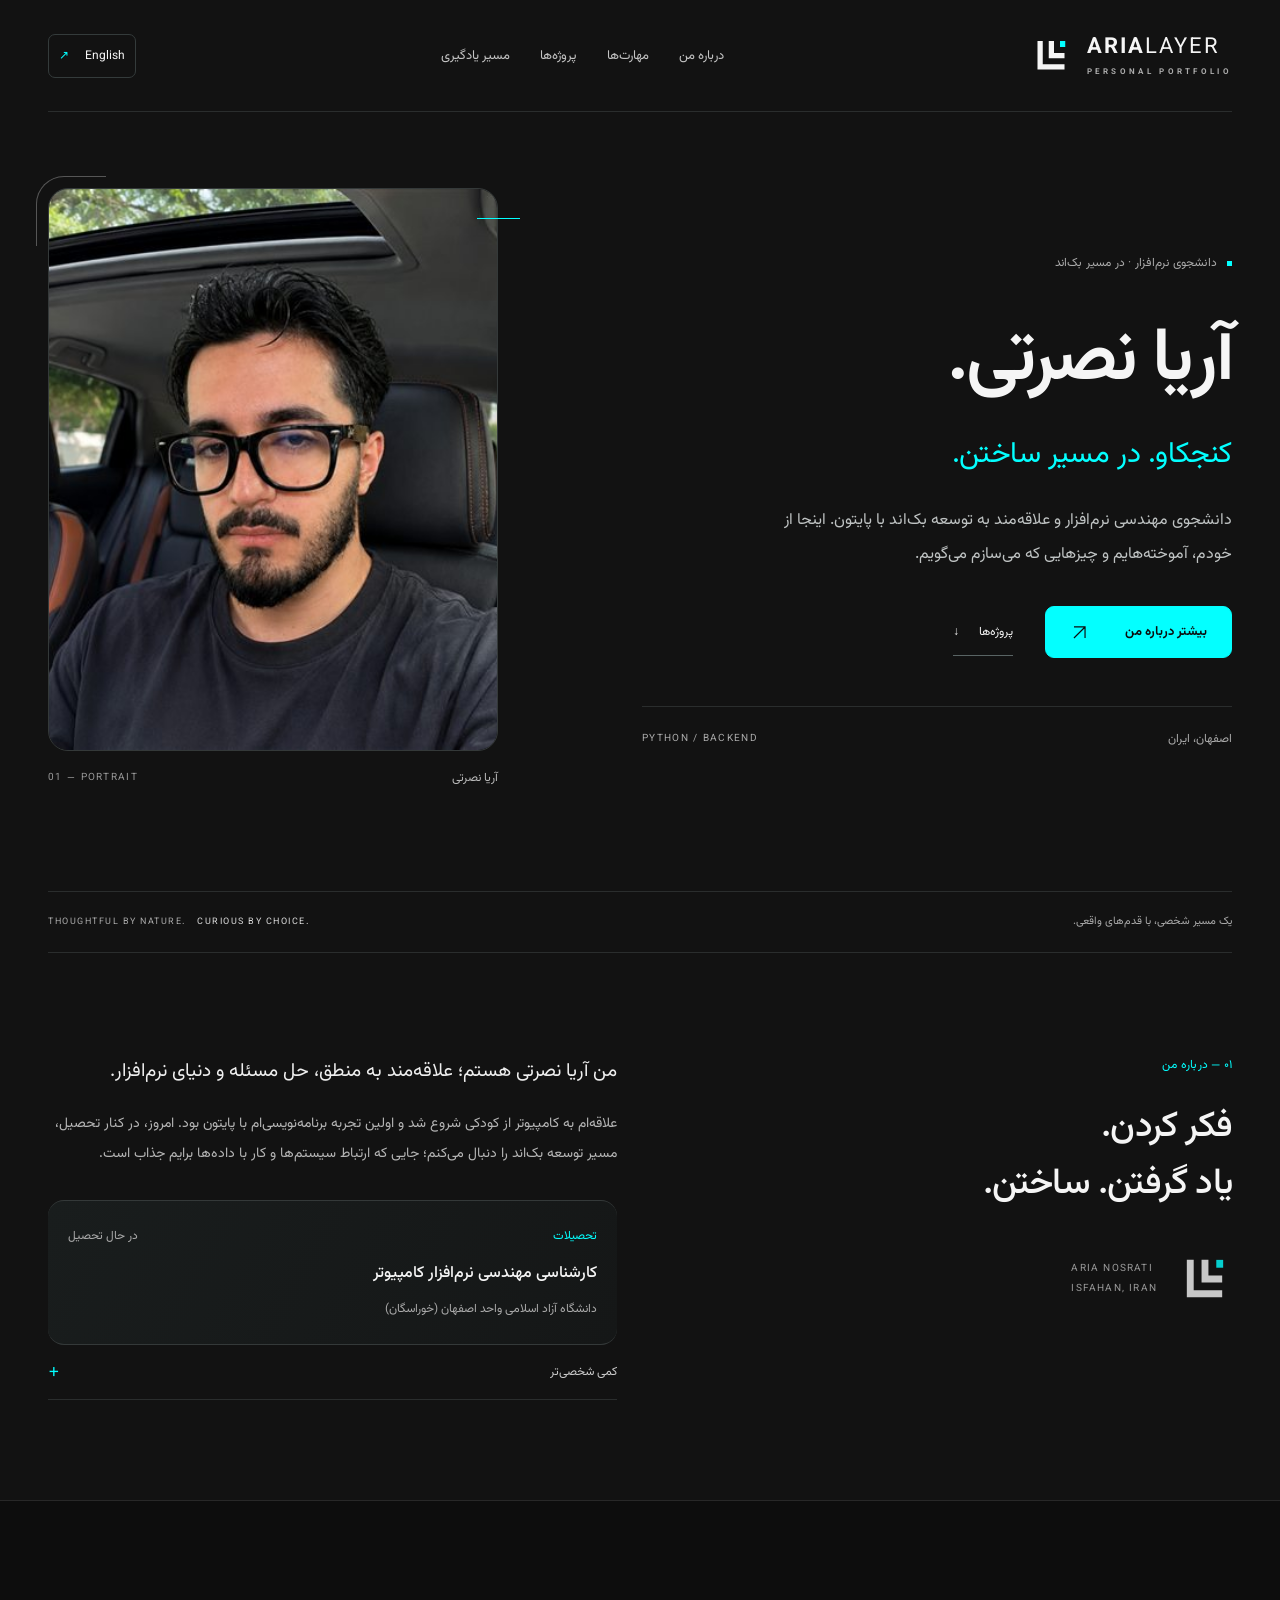
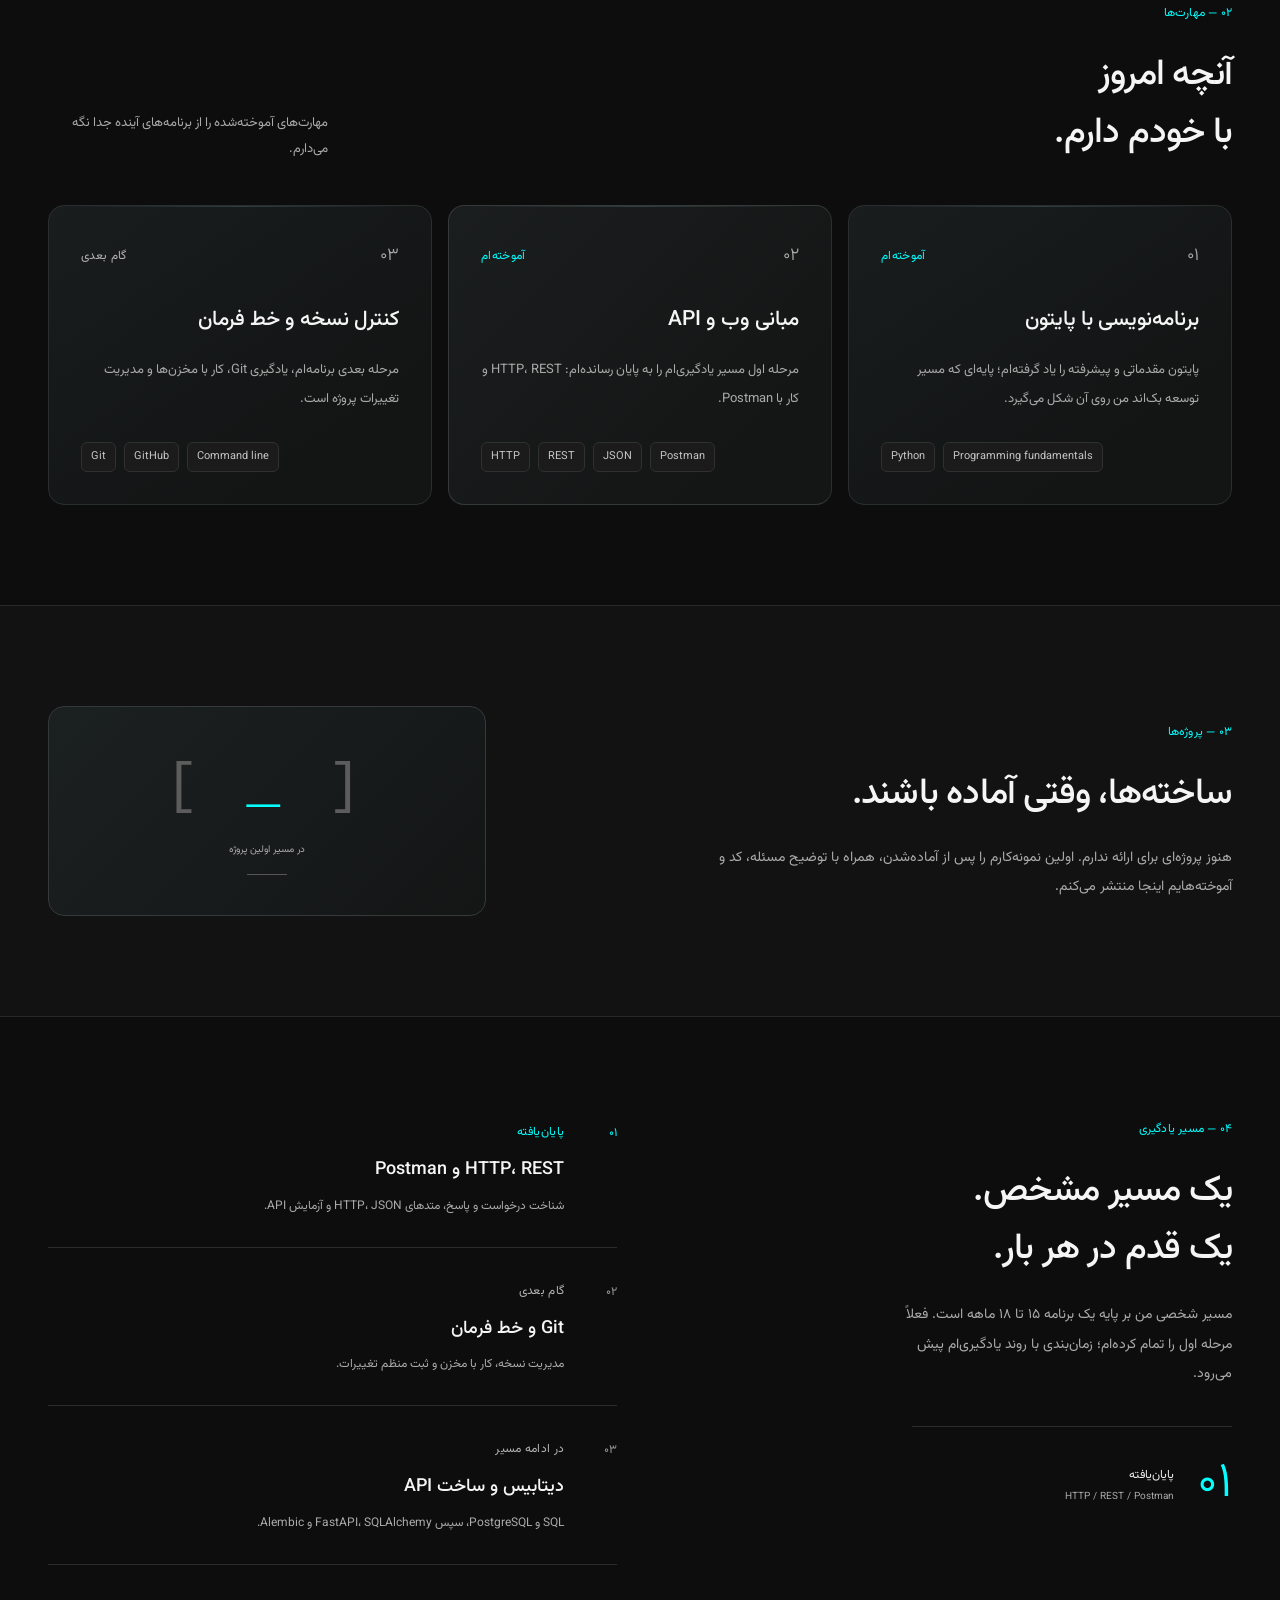
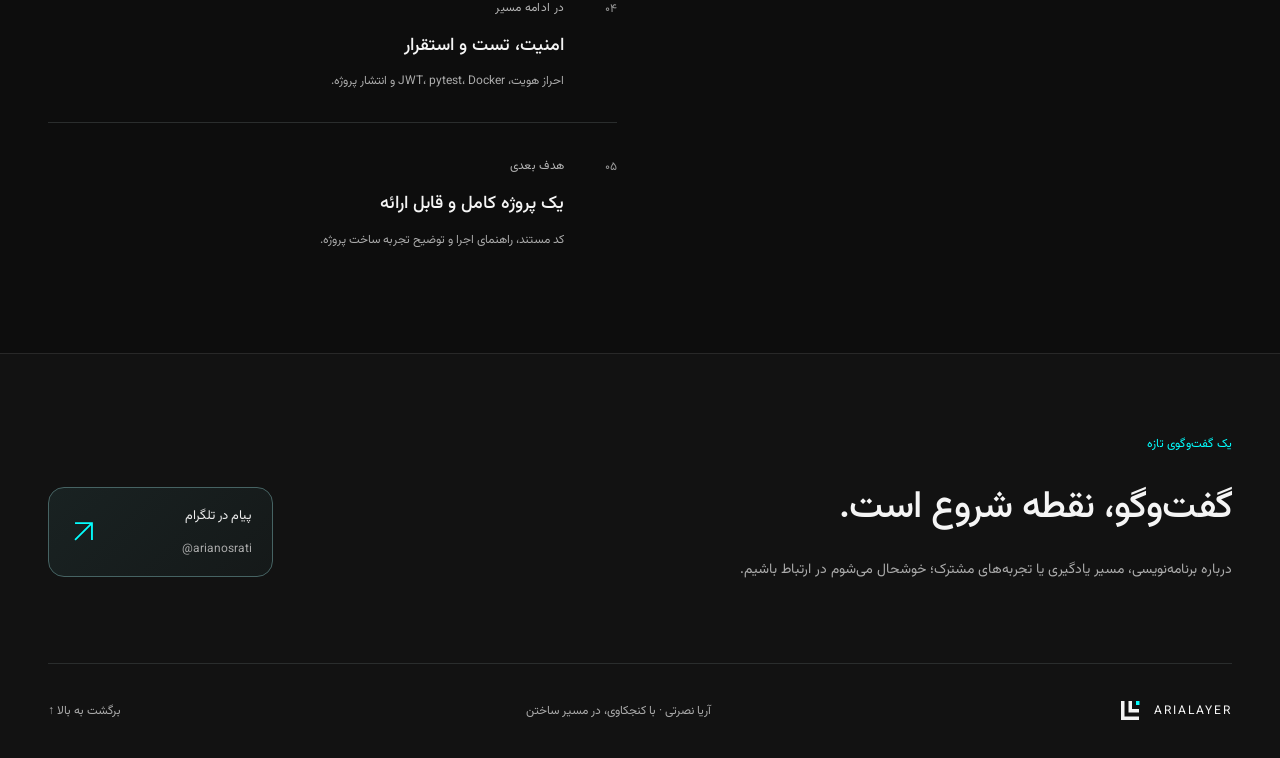
<file: index.html>
<!doctype html>
<html lang="fa" dir="rtl">
<head><meta charset="utf-8"><meta name="viewport" content="width=device-width,initial-scale=1"><meta name="theme-color" content="#121212"><meta name="color-scheme" content="dark"><title>آریا نصرتی | پایتون و مسیر بک‌اند — آریا لایر</title><meta name="description" content="وب‌سایت شخصی آریا نصرتی (Aria Nosrati)، دانشجوی مهندسی نرم‌افزار؛ معرفی، مهارت‌های پایتون و مسیر یادگیری برنامه‌نویسی وب بک‌اند در آریا لایر (AriaLayer)."><link rel="canonical" href="https://arialayer.ir/"><link rel="alternate" hreflang="fa" href="https://arialayer.ir/"><link rel="alternate" hreflang="en" href="https://arialayer.ir/en/"><link rel="alternate" hreflang="x-default" href="https://arialayer.ir/"><meta property="og:type" content="website"><meta property="og:title" content="آریا نصرتی | پایتون و مسیر بک‌اند — آریا لایر"><meta property="og:description" content="وب‌سایت شخصی آریا نصرتی (Aria Nosrati)، دانشجوی مهندسی نرم‌افزار؛ معرفی، مهارت‌های پایتون و مسیر یادگیری برنامه‌نویسی وب بک‌اند در آریا لایر (AriaLayer)."><meta property="og:url" content="https://arialayer.ir/"><meta property="og:locale" content="fa_IR"><meta property="og:image" content="https://arialayer.ir/assets/aria-933.jpg"><meta property="og:image:alt" content="تصویر آریا نصرتی"><meta name="twitter:card" content="summary"><link rel="icon" href="favicon.ico" sizes="16x16 32x32 48x48 64x64 128x128 256x256"><link rel="icon" href="assets/favicon.svg" type="image/svg+xml" sizes="any"><link rel="apple-touch-icon" href="assets/apple-touch-icon.png" sizes="180x180"><link rel="manifest" href="site.webmanifest"><link rel="preload" href="assets/vazirmatn-variable.woff2" as="font" type="font/woff2" crossorigin><link rel="stylesheet" href="styles.css"><meta name="author" content="Aria Nosrati"><meta name="robots" content="index, follow, max-image-preview:large"><meta property="og:site_name" content="AriaLayer"><meta property="og:locale:alternate" content="en_US"><meta property="og:image:width" content="933"><meta property="og:image:height" content="938"><meta name="twitter:title" content="آریا نصرتی | پایتون و مسیر بک‌اند — آریا لایر"><meta name="twitter:description" content="وب‌سایت شخصی آریا نصرتی (Aria Nosrati)، دانشجوی مهندسی نرم‌افزار؛ معرفی، مهارت‌های پایتون و مسیر یادگیری برنامه‌نویسی وب بک‌اند در آریا لایر (AriaLayer)."><meta name="twitter:image" content="https://arialayer.ir/assets/aria-933.jpg"><script type="application/ld+json">{"@context":"https://schema.org","@graph":[{"@type":"WebSite","@id":"https://arialayer.ir/#website","url":"https://arialayer.ir/","name":"AriaLayer","alternateName":["Aria Layer","آریا لایر"],"inLanguage":["fa","en"],"publisher":{"@id":"https://arialayer.ir/#aria"}},{"@type":"Person","@id":"https://arialayer.ir/#aria","name":"Aria Nosrati","alternateName":"آریا نصرتی","url":"https://arialayer.ir/","image":"https://arialayer.ir/assets/aria-933.jpg","description":"دانشجوی مهندسی نرم‌افزار و علاقه‌مند به توسعه بک‌اند با پایتون.","knowsAbout":["Python","HTTP","REST","JSON","Postman"]},{"@type":"ProfilePage","@id":"https://arialayer.ir/#profile","url":"https://arialayer.ir/","name":"آریا نصرتی | پایتون و مسیر بک‌اند — آریا لایر","description":"وب‌سایت شخصی آریا نصرتی (Aria Nosrati)، دانشجوی مهندسی نرم‌افزار؛ معرفی، مهارت‌های پایتون و مسیر یادگیری برنامه‌نویسی وب بک‌اند در آریا لایر (AriaLayer).","inLanguage":"fa","isPartOf":{"@id":"https://arialayer.ir/#website"},"mainEntity":{"@id":"https://arialayer.ir/#aria"},"dateModified":"2026-10-29T12:37:22.084Z"}]}</script><script src="assets/motion.js" integrity="sha384-KWTgyIYt0Jeo+88ygZuJWFWMXXLvyaslFtz10TpBYTwv417WLXRS2rwpBJgtgkDD" crossorigin="anonymous" defer></script><meta name="twitter:image:alt" content="تصویر آریا نصرتی"></head>
<body><a class="skip" href="#main">رفتن به محتوای اصلی</a>
<header class="header wrap"><a class="brand" href="#home" aria-label="AriaLayer"><img src="assets/arialayer-mark.svg" width="42" height="42" alt=""><span>ARIA<span class="brand-light">LAYER</span><small>PERSONAL PORTFOLIO</small></span></a><nav aria-label="منوی اصلی"><a href="#about">درباره من</a><a href="#skills">مهارت‌ها</a><a href="#projects">پروژه‌ها</a><a href="#journey">مسیر یادگیری</a></nav><a class="language" href="en/index.html" lang="en" hreflang="en">English<span aria-hidden="true">↗</span></a></header>
<main id="main"><section class="hero wrap" id="home" aria-labelledby="hero-title"><div class="hero-copy"><div class="eyebrow"><span class="dot"></span>دانشجوی نرم‌افزار · در مسیر بک‌اند</div><h1 id="hero-title">آریا نصرتی.<span>کنجکاو. در مسیر ساختن.</span></h1><p class="intro">دانشجوی مهندسی نرم‌افزار و علاقه‌مند به توسعه بک‌اند با پایتون. اینجا از خودم، آموخته‌هایم و چیزهایی که می‌سازم می‌گویم.</p><div class="actions"><a class="button" href="#about">بیشتر درباره من<svg viewBox="0 0 24 24" width="19" height="19" fill="none" aria-hidden="true"><path d="M5 19 19 5M5 5h14v14" stroke="currentColor" stroke-width="1.5"/></svg></a><a class="text-link" href="#projects">پروژه‌ها<span aria-hidden="true">↓</span></a></div><div class="hero-foot"><span>اصفهان، ایران</span><span dir="ltr">PYTHON / BACKEND</span></div></div><figure class="portrait"><img src="assets/aria-933.jpg" srcset="assets/aria-480.jpg 480w, assets/aria-933.jpg 933w" sizes="(max-width: 760px) calc(100vw - 48px), (max-width: 1100px) 40vw, 450px" width="933" height="938" alt="تصویر آریا نصرتی" fetchpriority="high" decoding="async"><figcaption><span>آریا نصرتی</span><span dir="ltr">01 — PORTRAIT</span></figcaption><span class="portrait-corner" aria-hidden="true"></span></figure></section>
<div class="index-strip wrap"><span>یک مسیر شخصی، با قدم‌های واقعی.</span><span dir="ltr">THOUGHTFUL BY NATURE. <i>CURIOUS BY CHOICE.</i></span></div>
<section class="section wrap about" id="about" aria-labelledby="about-title"><div class="section-title"><p class="kicker">۰۱ — درباره من</p><h2 id="about-title">فکر کردن.<br>یاد گرفتن. ساختن.</h2><div class="signature" aria-hidden="true"><img src="assets/arialayer-mark.svg" width="55" height="55" alt=""><span dir="ltr">ARIA NOSRATI<br>ISFAHAN, IRAN</span></div></div><div class="about-copy"><p class="lead">من آریا نصرتی هستم؛ علاقه‌مند به منطق، حل مسئله و دنیای نرم‌افزار.</p><p>علاقه‌ام به کامپیوتر از کودکی شروع شد و اولین تجربه برنامه‌نویسی‌ام با پایتون بود. امروز، در کنار تحصیل، مسیر توسعه بک‌اند را دنبال می‌کنم؛ جایی که ارتباط سیستم‌ها و کار با داده‌ها برایم جذاب است.</p><div class="education"><div class="education-top"><span>تحصیلات</span><span>در حال تحصیل</span></div><h3>کارشناسی مهندسی نرم‌افزار کامپیوتر</h3><p>دانشگاه آزاد اسلامی واحد اصفهان (خوراسگان)</p></div><details><summary>کمی شخصی‌تر<span class="plus" aria-hidden="true">+</span></summary><p>در منطقه پادنا بزرگ شدم و اکنون در اصفهان زندگی می‌کنم. بیرون از دنیای کد، فوتبال و سه‌تار از علایق من هستند.</p></details></div></section>
<section class="section skills-section" id="skills" aria-labelledby="skills-title"><div class="wrap"><div class="section-heading"><div><p class="kicker">۰۲ — مهارت‌ها</p><h2 id="skills-title">آنچه امروز<br>با خودم دارم.</h2></div><p>مهارت‌های آموخته‌شده را از برنامه‌های آینده جدا نگه می‌دارم.</p></div><div class="skill-grid"><article class="skill"><div class="card-top"><span class="card-number">۰۱</span><span class="status ">آموخته‌ام</span></div><h3>برنامه‌نویسی با پایتون</h3><p>پایتون مقدماتی و پیشرفته را یاد گرفته‌ام؛ پایه‌ای که مسیر توسعه بک‌اند من روی آن شکل می‌گیرد.</p><ul class="tags"><li dir="ltr">Python</li><li dir="ltr">Programming fundamentals</li></ul></article><article class="skill"><div class="card-top"><span class="card-number">۰۲</span><span class="status ">آموخته‌ام</span></div><h3>مبانی وب و API</h3><p>مرحله اول مسیر یادگیری‌ام را به پایان رسانده‌ام: HTTP، REST و کار با Postman.</p><ul class="tags"><li dir="ltr">HTTP</li><li dir="ltr">REST</li><li dir="ltr">JSON</li><li dir="ltr">Postman</li></ul></article><article class="skill"><div class="card-top"><span class="card-number">۰۳</span><span class="status planned">گام بعدی</span></div><h3>کنترل نسخه و خط فرمان</h3><p>مرحله بعدی برنامه‌ام، یادگیری Git، کار با مخزن‌ها و مدیریت تغییرات پروژه است.</p><ul class="tags"><li dir="ltr">Git</li><li dir="ltr">GitHub</li><li dir="ltr">Command line</li></ul></article></div></div></section>
<section class="section wrap projects" id="projects" aria-labelledby="projects-title"><div><p class="kicker">۰۳ — پروژه‌ها</p><h2 id="projects-title">ساخته‌ها، وقتی آماده باشند.</h2><p>هنوز پروژه‌ای برای ارائه ندارم. اولین نمونه‌کارم را پس از آماده‌شدن، همراه با توضیح مسئله، کد و آموخته‌هایم اینجا منتشر می‌کنم.</p></div><div class="project-note"><span class="project-glyph" aria-hidden="true">[ <i>_</i> ]</span><span>در مسیر اولین پروژه</span><span class="thin-line" aria-hidden="true"></span></div></section>
<section class="section journey-section" id="journey" aria-labelledby="journey-title"><div class="wrap journey"><div><p class="kicker">۰۴ — مسیر یادگیری</p><h2 id="journey-title">یک مسیر مشخص.<br>یک قدم در هر بار.</h2><p>مسیر شخصی من بر پایه یک برنامه ۱۵ تا ۱۸ ماهه است. فعلاً مرحله اول را تمام کرده‌ام؛ زمان‌بندی با روند یادگیری‌ام پیش می‌رود.</p><div class="current-stage"><span class="big-number">۰۱</span><div><strong>پایان‌یافته</strong><span dir="ltr">HTTP / REST / Postman</span></div></div></div><ol class="timeline"><li><span class="step-number">۰۱</span><div><span class="status ">پایان‌یافته</span><h3>HTTP، REST و Postman</h3><p>شناخت درخواست و پاسخ، متدهای HTTP، JSON و آزمایش API.</p></div></li><li><span class="step-number">۰۲</span><div><span class="status planned">گام بعدی</span><h3>Git و خط فرمان</h3><p>مدیریت نسخه، کار با مخزن و ثبت منظم تغییرات.</p></div></li><li><span class="step-number">۰۳</span><div><span class="status planned">در ادامه مسیر</span><h3>دیتابیس و ساخت API</h3><p>SQL و PostgreSQL، سپس FastAPI، SQLAlchemy و Alembic.</p></div></li><li><span class="step-number">۰۴</span><div><span class="status planned">در ادامه مسیر</span><h3>امنیت، تست و استقرار</h3><p>احراز هویت، JWT، pytest، Docker و انتشار پروژه.</p></div></li><li><span class="step-number">۰۵</span><div><span class="status planned">هدف بعدی</span><h3>یک پروژه کامل و قابل ارائه</h3><p>کد مستند، راهنمای اجرا و توضیح تجربه ساخت پروژه.</p></div></li></ol></div></section>
<section class="contact wrap" id="contact" aria-labelledby="contact-title"><p class="kicker">یک گفت‌وگوی تازه</p><div class="contact-row"><div><h2 id="contact-title">گفت‌وگو، نقطه شروع است.</h2><p>درباره برنامه‌نویسی، مسیر یادگیری یا تجربه‌های مشترک؛ خوشحال می‌شوم در ارتباط باشیم.</p></div><a class="contact-link" href="https://t.me/arianosrati" target="_blank" rel="noopener noreferrer"><span>پیام در تلگرام<small dir="ltr">@arianosrati</small></span><svg viewBox="0 0 24 24" width="19" height="19" fill="none" aria-hidden="true"><path d="M5 19 19 5M5 5h14v14" stroke="currentColor" stroke-width="1.5"/></svg></a></div></section></main>
<footer class="wrap"><a class="footer-brand" href="#home" aria-label="AriaLayer"><img src="assets/arialayer-mark.svg" width="28" height="28" alt=""><span dir="ltr">ARIALAYER</span></a><p>آریا نصرتی · با کنجکاوی، در مسیر ساختن</p><a href="#home">برگشت به بالا ↑</a></footer></body></html>
</file>
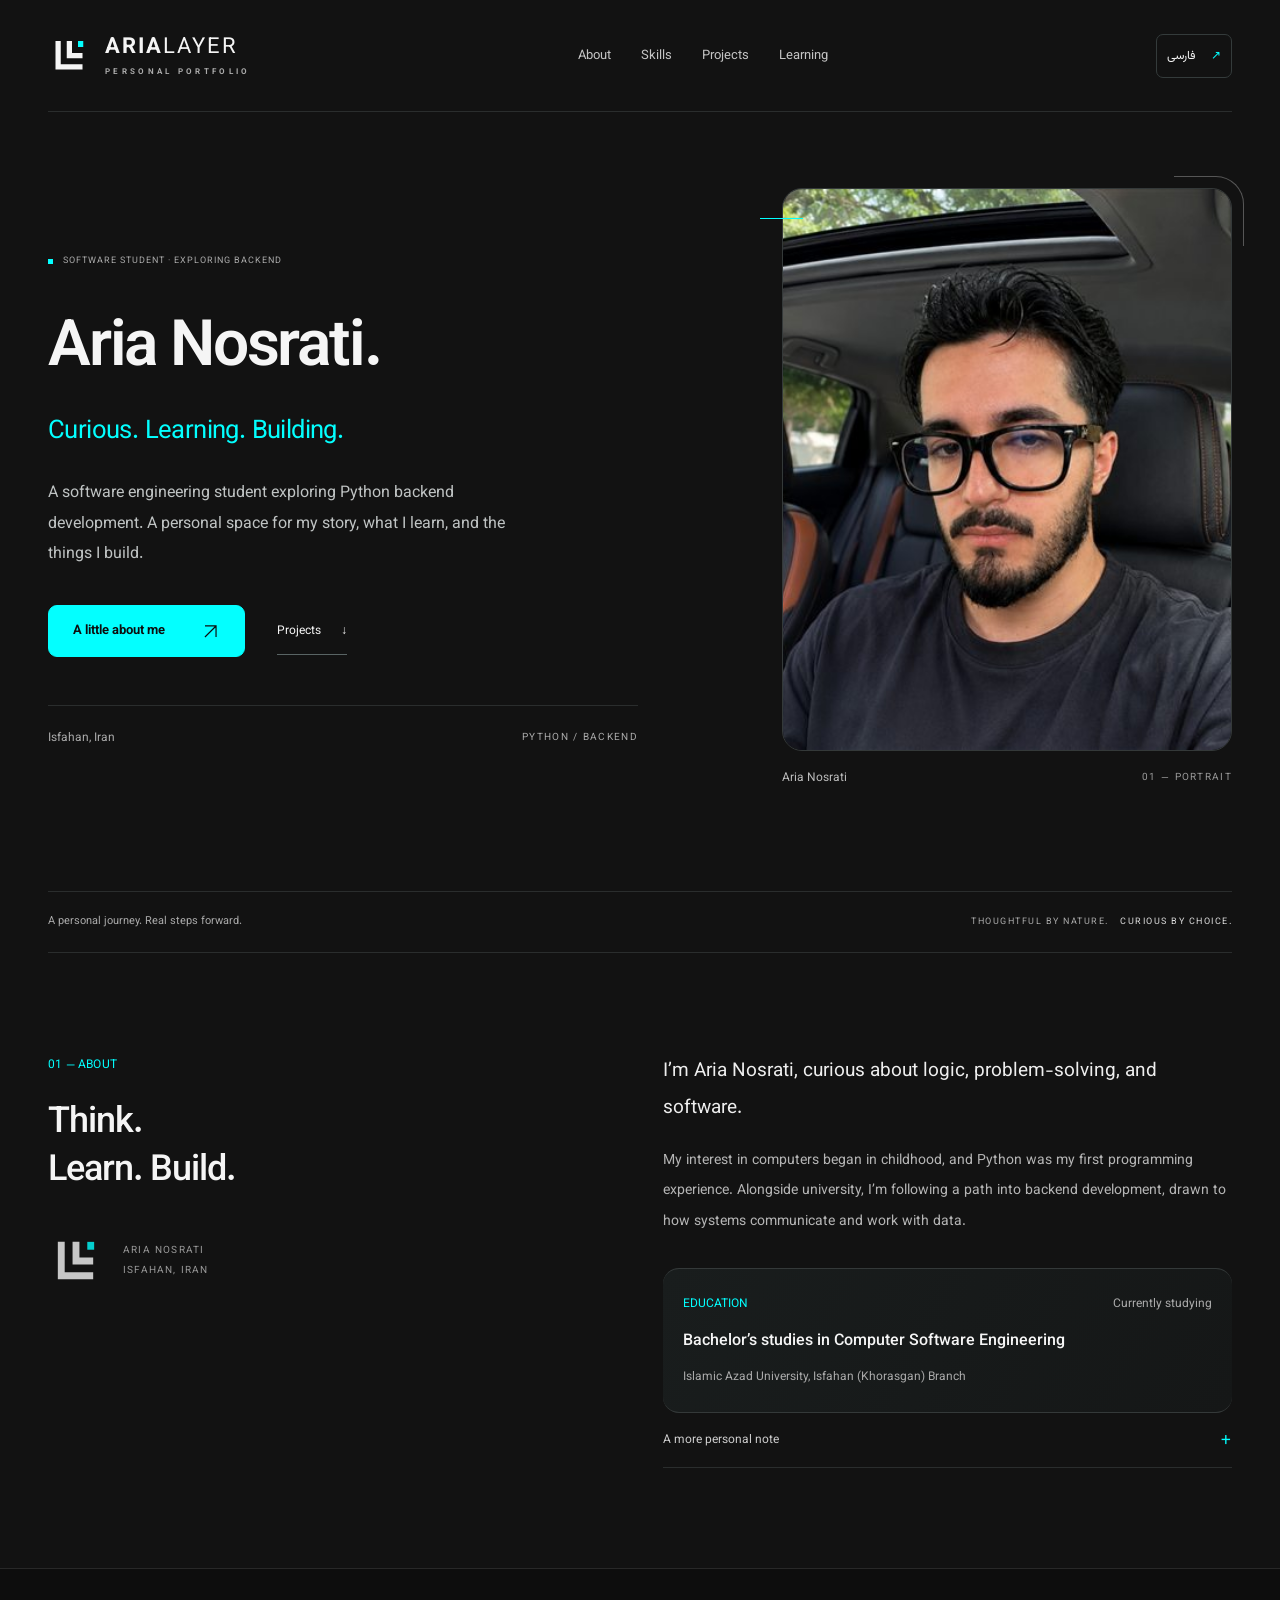
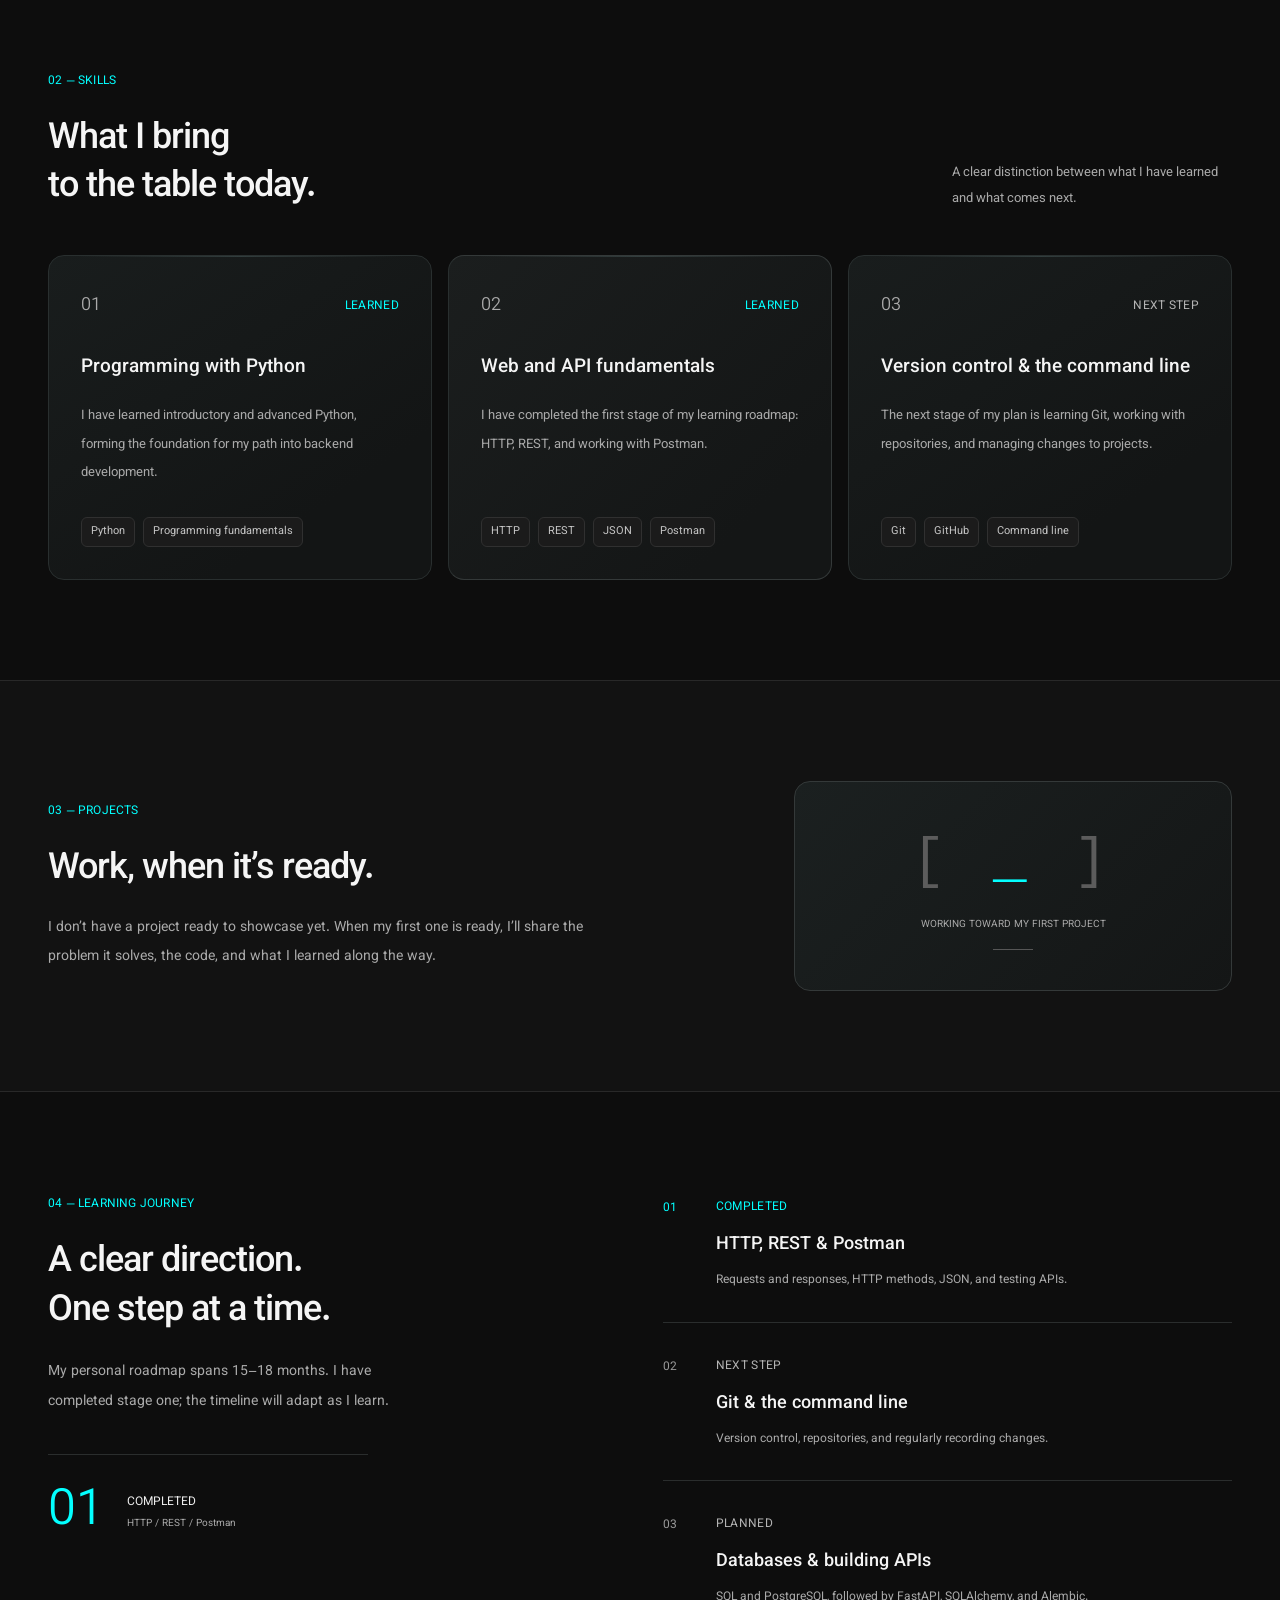
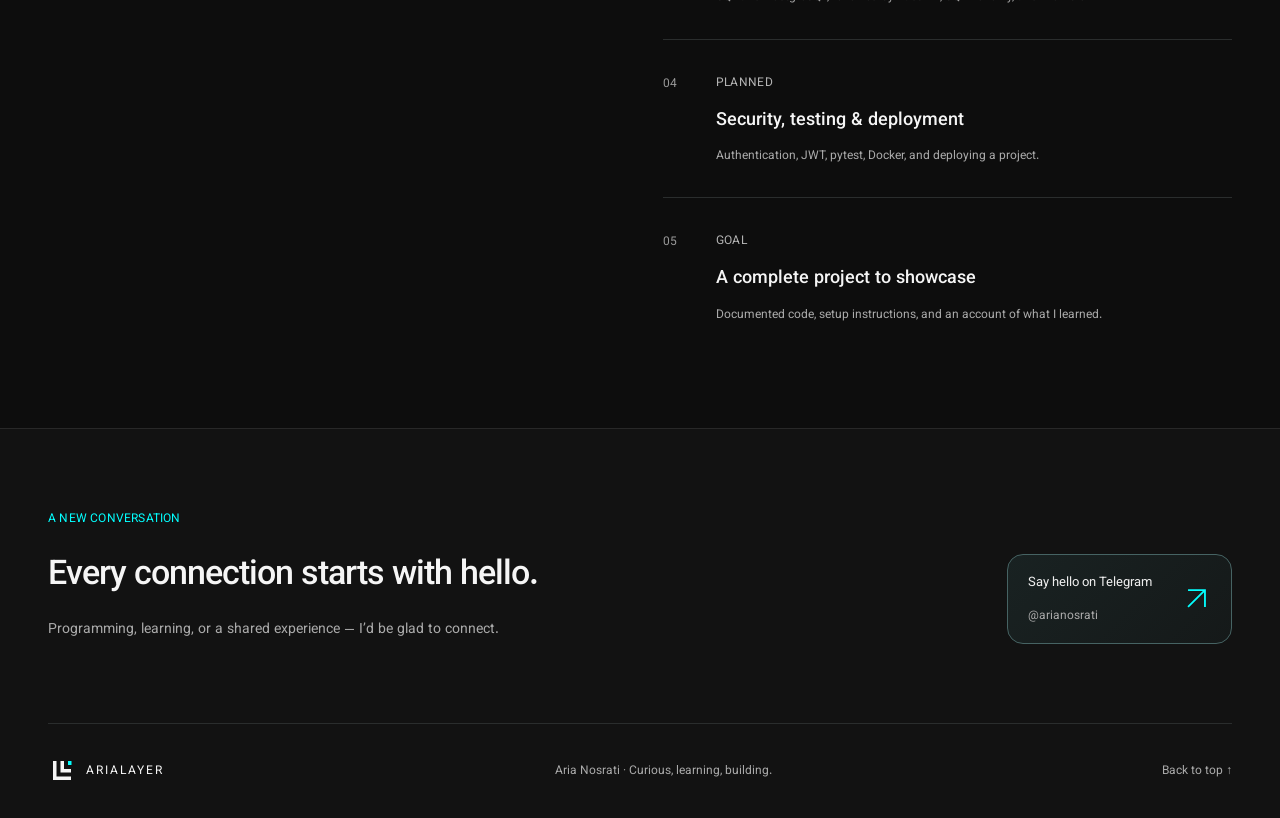
<file: en/index.html>
<!doctype html>
<html lang="en" dir="ltr">
<head><meta charset="utf-8"><meta name="viewport" content="width=device-width,initial-scale=1"><meta name="theme-color" content="#121212"><meta name="color-scheme" content="dark"><title>Aria Nosrati | Python & Backend Journey — AriaLayer</title><meta name="description" content="Aria Nosrati’s personal website: software engineering student, Python programming skills and a learning journey in backend web development. Explore AriaLayer."><link rel="canonical" href="https://arialayer.ir/en/"><link rel="alternate" hreflang="fa" href="https://arialayer.ir/"><link rel="alternate" hreflang="en" href="https://arialayer.ir/en/"><link rel="alternate" hreflang="x-default" href="https://arialayer.ir/"><meta property="og:type" content="website"><meta property="og:title" content="Aria Nosrati | Python & Backend Journey — AriaLayer"><meta property="og:description" content="Aria Nosrati’s personal website: software engineering student, Python programming skills and a learning journey in backend web development. Explore AriaLayer."><meta property="og:url" content="https://arialayer.ir/en/"><meta property="og:locale" content="en_US"><meta property="og:image" content="https://arialayer.ir/assets/aria-933.jpg"><meta property="og:image:alt" content="Portrait of Aria Nosrati"><meta name="twitter:card" content="summary"><link rel="icon" href="../favicon.ico" sizes="16x16 32x32 48x48 64x64 128x128 256x256"><link rel="icon" href="../assets/favicon.svg" type="image/svg+xml" sizes="any"><link rel="apple-touch-icon" href="../assets/apple-touch-icon.png" sizes="180x180"><link rel="manifest" href="../site.webmanifest"><link rel="preload" href="../assets/vazirmatn-variable.woff2" as="font" type="font/woff2" crossorigin><link rel="stylesheet" href="../styles.css"><meta name="author" content="Aria Nosrati"><meta name="robots" content="index, follow, max-image-preview:large"><meta property="og:site_name" content="AriaLayer"><meta property="og:locale:alternate" content="fa_IR"><meta property="og:image:width" content="933"><meta property="og:image:height" content="938"><meta name="twitter:title" content="Aria Nosrati | Python & Backend Journey — AriaLayer"><meta name="twitter:description" content="Aria Nosrati’s personal website: software engineering student, Python programming skills and a learning journey in backend web development. Explore AriaLayer."><meta name="twitter:image" content="https://arialayer.ir/assets/aria-933.jpg"><script type="application/ld+json">{"@context":"https://schema.org","@graph":[{"@type":"WebSite","@id":"https://arialayer.ir/#website","url":"https://arialayer.ir/","name":"AriaLayer","alternateName":["Aria Layer","آریا لایر"],"inLanguage":["fa","en"],"publisher":{"@id":"https://arialayer.ir/#aria"}},{"@type":"Person","@id":"https://arialayer.ir/#aria","name":"Aria Nosrati","alternateName":"آریا نصرتی","url":"https://arialayer.ir/","image":"https://arialayer.ir/assets/aria-933.jpg","description":"Software engineering student exploring Python backend development.","knowsAbout":["Python","HTTP","REST","JSON","Postman"]},{"@type":"ProfilePage","@id":"https://arialayer.ir/en/#profile","url":"https://arialayer.ir/en/","name":"Aria Nosrati | Python & Backend Journey — AriaLayer","description":"Aria Nosrati’s personal website: software engineering student, Python programming skills and a learning journey in backend web development. Explore AriaLayer.","inLanguage":"en","isPartOf":{"@id":"https://arialayer.ir/#website"},"mainEntity":{"@id":"https://arialayer.ir/#aria"},"dateModified":"2026-10-29T12:37:22.084Z"}]}</script><script src="../assets/motion.js" integrity="sha384-KWTgyIYt0Jeo+88ygZuJWFWMXXLvyaslFtz10TpBYTwv417WLXRS2rwpBJgtgkDD" crossorigin="anonymous" defer></script><meta name="twitter:image:alt" content="Portrait of Aria Nosrati"></head>
<body><a class="skip" href="#main">Skip to content</a>
<header class="header wrap"><a class="brand" href="#home" aria-label="AriaLayer"><img src="../assets/arialayer-mark.svg" width="42" height="42" alt=""><span>ARIA<span class="brand-light">LAYER</span><small>PERSONAL PORTFOLIO</small></span></a><nav aria-label="Main navigation"><a href="#about">About</a><a href="#skills">Skills</a><a href="#projects">Projects</a><a href="#journey">Learning</a></nav><a class="language" href="../index.html" lang="fa" hreflang="fa">فارسی<span aria-hidden="true">↗</span></a></header>
<main id="main"><section class="hero wrap" id="home" aria-labelledby="hero-title"><div class="hero-copy"><div class="eyebrow"><span class="dot"></span>SOFTWARE STUDENT · EXPLORING BACKEND</div><h1 id="hero-title">Aria Nosrati.<span>Curious. Learning. Building.</span></h1><p class="intro">A software engineering student exploring Python backend development. A personal space for my story, what I learn, and the things I build.</p><div class="actions"><a class="button" href="#about">A little about me<svg viewBox="0 0 24 24" width="19" height="19" fill="none" aria-hidden="true"><path d="M5 19 19 5M5 5h14v14" stroke="currentColor" stroke-width="1.5"/></svg></a><a class="text-link" href="#projects">Projects<span aria-hidden="true">↓</span></a></div><div class="hero-foot"><span>Isfahan, Iran</span><span dir="ltr">PYTHON / BACKEND</span></div></div><figure class="portrait"><img src="../assets/aria-933.jpg" srcset="../assets/aria-480.jpg 480w, ../assets/aria-933.jpg 933w" sizes="(max-width: 760px) calc(100vw - 48px), (max-width: 1100px) 40vw, 450px" width="933" height="938" alt="Portrait of Aria Nosrati" fetchpriority="high" decoding="async"><figcaption><span>Aria Nosrati</span><span dir="ltr">01 — PORTRAIT</span></figcaption><span class="portrait-corner" aria-hidden="true"></span></figure></section>
<div class="index-strip wrap"><span>A personal journey. Real steps forward.</span><span dir="ltr">THOUGHTFUL BY NATURE. <i>CURIOUS BY CHOICE.</i></span></div>
<section class="section wrap about" id="about" aria-labelledby="about-title"><div class="section-title"><p class="kicker">01 — ABOUT</p><h2 id="about-title">Think.<br>Learn. Build.</h2><div class="signature" aria-hidden="true"><img src="../assets/arialayer-mark.svg" width="55" height="55" alt=""><span dir="ltr">ARIA NOSRATI<br>ISFAHAN, IRAN</span></div></div><div class="about-copy"><p class="lead">I’m Aria Nosrati, curious about logic, problem-solving, and software.</p><p>My interest in computers began in childhood, and Python was my first programming experience. Alongside university, I’m following a path into backend development, drawn to how systems communicate and work with data.</p><div class="education"><div class="education-top"><span>EDUCATION</span><span>Currently studying</span></div><h3>Bachelor’s studies in Computer Software Engineering</h3><p>Islamic Azad University, Isfahan (Khorasgan) Branch</p></div><details><summary>A more personal note<span class="plus" aria-hidden="true">+</span></summary><p>I grew up in the Padena region and now live in Isfahan. Outside of coding, I enjoy football and playing the setar.</p></details></div></section>
<section class="section skills-section" id="skills" aria-labelledby="skills-title"><div class="wrap"><div class="section-heading"><div><p class="kicker">02 — SKILLS</p><h2 id="skills-title">What I bring<br>to the table today.</h2></div><p>A clear distinction between what I have learned and what comes next.</p></div><div class="skill-grid"><article class="skill"><div class="card-top"><span class="card-number">01</span><span class="status ">LEARNED</span></div><h3>Programming with Python</h3><p>I have learned introductory and advanced Python, forming the foundation for my path into backend development.</p><ul class="tags"><li dir="ltr">Python</li><li dir="ltr">Programming fundamentals</li></ul></article><article class="skill"><div class="card-top"><span class="card-number">02</span><span class="status ">LEARNED</span></div><h3>Web and API fundamentals</h3><p>I have completed the first stage of my learning roadmap: HTTP, REST, and working with Postman.</p><ul class="tags"><li dir="ltr">HTTP</li><li dir="ltr">REST</li><li dir="ltr">JSON</li><li dir="ltr">Postman</li></ul></article><article class="skill"><div class="card-top"><span class="card-number">03</span><span class="status planned">NEXT STEP</span></div><h3>Version control & the command line</h3><p>The next stage of my plan is learning Git, working with repositories, and managing changes to projects.</p><ul class="tags"><li dir="ltr">Git</li><li dir="ltr">GitHub</li><li dir="ltr">Command line</li></ul></article></div></div></section>
<section class="section wrap projects" id="projects" aria-labelledby="projects-title"><div><p class="kicker">03 — PROJECTS</p><h2 id="projects-title">Work, when it’s ready.</h2><p>I don’t have a project ready to showcase yet. When my first one is ready, I’ll share the problem it solves, the code, and what I learned along the way.</p></div><div class="project-note"><span class="project-glyph" aria-hidden="true">[ <i>_</i> ]</span><span>WORKING TOWARD MY FIRST PROJECT</span><span class="thin-line" aria-hidden="true"></span></div></section>
<section class="section journey-section" id="journey" aria-labelledby="journey-title"><div class="wrap journey"><div><p class="kicker">04 — LEARNING JOURNEY</p><h2 id="journey-title">A clear direction.<br>One step at a time.</h2><p>My personal roadmap spans 15–18 months. I have completed stage one; the timeline will adapt as I learn.</p><div class="current-stage"><span class="big-number">01</span><div><strong>COMPLETED</strong><span dir="ltr">HTTP / REST / Postman</span></div></div></div><ol class="timeline"><li><span class="step-number">01</span><div><span class="status ">COMPLETED</span><h3>HTTP, REST & Postman</h3><p>Requests and responses, HTTP methods, JSON, and testing APIs.</p></div></li><li><span class="step-number">02</span><div><span class="status planned">NEXT STEP</span><h3>Git & the command line</h3><p>Version control, repositories, and regularly recording changes.</p></div></li><li><span class="step-number">03</span><div><span class="status planned">PLANNED</span><h3>Databases & building APIs</h3><p>SQL and PostgreSQL, followed by FastAPI, SQLAlchemy, and Alembic.</p></div></li><li><span class="step-number">04</span><div><span class="status planned">PLANNED</span><h3>Security, testing & deployment</h3><p>Authentication, JWT, pytest, Docker, and deploying a project.</p></div></li><li><span class="step-number">05</span><div><span class="status planned">GOAL</span><h3>A complete project to showcase</h3><p>Documented code, setup instructions, and an account of what I learned.</p></div></li></ol></div></section>
<section class="contact wrap" id="contact" aria-labelledby="contact-title"><p class="kicker">A NEW CONVERSATION</p><div class="contact-row"><div><h2 id="contact-title">Every connection starts with hello.</h2><p>Programming, learning, or a shared experience — I’d be glad to connect.</p></div><a class="contact-link" href="https://t.me/arianosrati" target="_blank" rel="noopener noreferrer"><span>Say hello on Telegram<small dir="ltr">@arianosrati</small></span><svg viewBox="0 0 24 24" width="19" height="19" fill="none" aria-hidden="true"><path d="M5 19 19 5M5 5h14v14" stroke="currentColor" stroke-width="1.5"/></svg></a></div></section></main>
<footer class="wrap"><a class="footer-brand" href="#home" aria-label="AriaLayer"><img src="../assets/arialayer-mark.svg" width="28" height="28" alt=""><span dir="ltr">ARIALAYER</span></a><p>Aria Nosrati · Curious, learning, building.</p><a href="#home">Back to top ↑</a></footer></body></html>
</file>
<file: styles.css>
﻿@font-face{font-family:Vazirmatn;src:url('assets/vazirmatn-variable.woff2') format('woff2');font-style:normal;font-weight:100 900;font-display:swap}
:root{color-scheme:dark;--bg:#121212;--deep:#0d0d0d;--surface:#222;--text:#f5f5f5;--muted:#aaa;--accent:#03ffff;--line:#303030;--soft:#181818}*{box-sizing:border-box}html{scroll-padding-top:24px;-webkit-text-size-adjust:100%}body{margin:0;background:var(--bg);color:var(--text);font-family:Vazirmatn,Tahoma,Arial,sans-serif;font-size:15px;line-height:2}a{color:inherit;text-decoration:none}a,summary{-webkit-tap-highlight-color:transparent}img{display:block;max-width:100%}figure,p,h1,h2,h3{margin:0}button,input{font:inherit}a:focus-visible,summary:focus-visible{outline:2px solid var(--accent);outline-offset:6px}::selection{background:var(--accent);color:#0d0d0d}.wrap{width:min(1184px,calc(100% - 96px));margin-inline:auto}.header{min-height:112px;display:flex;align-items:center;justify-content:space-between;gap:28px;border-bottom:1px solid var(--line)}.brand{display:flex;align-items:center;gap:15px;direction:ltr;font:700 22px/1.3 Vazirmatn,Arial,sans-serif;letter-spacing:2px}.brand>img{width:42px;height:42px}.brand-light{font-weight:400}.brand small{display:block;font-size:7px;letter-spacing:3.3px;color:var(--muted);margin-top:5px}nav{display:flex;gap:30px;font-size:13px}nav a{min-height:44px;display:flex;align-items:center;color:#c4c4c4;transition:color .15s}nav a:hover{color:var(--accent)}.language{display:flex;align-items:center;gap:16px;min-height:44px;padding:5px 0;border-bottom:1px solid #555;font-size:12px}.language:hover{color:var(--accent)}.language span{color:var(--accent)}.hero{display:grid;grid-template-columns:1.15fr 1fr;gap:88px;align-items:center;padding-block:70px;min-height:690px}.eyebrow{display:flex;align-items:center;gap:10px;color:var(--muted);font-size:11px;letter-spacing:.2px;margin-bottom:33px}.dot{width:5px;height:5px;background:var(--accent);flex-shrink:0}h1{font-size:clamp(54px,5.8vw,78px);font-weight:650;line-height:1.35;letter-spacing:-2.5px}h1>span{display:block;font-size:clamp(22px,2.3vw,30px);font-weight:400;letter-spacing:-.4px;color:var(--accent);margin-top:18px}.intro{font-size:16px;color:#b4b4b4;line-height:2.1;max-width:480px;margin-top:28px}.actions{display:flex;align-items:center;gap:32px;margin-top:35px}.button{display:inline-flex;align-items:center;justify-content:space-between;gap:36px;min-height:50px;padding:12px 24px;background:var(--accent);color:#0d0d0d;font-size:13px;font-weight:650;border:1px solid var(--accent);transition:background .15s,color .15s}.button:hover{background:#baffff;border-color:#baffff}.button svg{flex-shrink:0}.text-link{display:inline-flex;gap:20px;align-items:center;min-height:48px;font-size:12px;border-bottom:1px solid #626262}.text-link:hover{color:var(--accent)}.hero-foot{display:flex;align-items:center;justify-content:space-between;gap:25px;border-top:1px solid var(--line);padding-top:20px;margin-top:48px;color:var(--muted);font-size:10px}.hero-foot [dir]{font-size:9px;letter-spacing:2px}.portrait{position:relative;max-width:450px;width:100%;justify-self:end;padding:0 0 25px}.portrait>img{width:100%;height:auto;aspect-ratio:4/5;object-fit:cover;object-position:50% 46%;border:1px solid #363636}.portrait:after{content:'';position:absolute;width:43px;height:1px;background:var(--accent);top:30px;inset-inline-start:-22px}.portrait-corner{position:absolute;inset-inline-end:-12px;top:-12px;width:70px;height:70px;border-top:1px solid #565656;border-inline-end:1px solid #565656;pointer-events:none}.portrait figcaption{display:flex;justify-content:space-between;align-items:center;font-size:10px;color:#bbb;padding-top:15px;gap:15px}.portrait figcaption [dir]{font-size:8px;letter-spacing:1.6px;color:#999}.index-strip{display:flex;justify-content:space-between;align-items:center;gap:25px;border-block:1px solid var(--line);padding-block:19px;color:var(--muted);font-size:11px}.index-strip>[dir]{font-size:9px;letter-spacing:1.5px}.index-strip i{font-style:normal;color:#ddd;margin-inline-start:8px}.section{padding-block:92px}.kicker{font-size:10px;letter-spacing:.7px;color:var(--accent);margin-bottom:22px}h2{font-size:36px;font-weight:500;line-height:1.6;letter-spacing:-.8px}h3{font-size:19px;font-weight:500;line-height:1.8}.about{display:grid;grid-template-columns:.95fr 1.05fr;gap:100px}.signature{display:flex;gap:20px;align-items:center;margin-top:38px}.signature span{font-size:8px;letter-spacing:2px;color:#999;line-height:2}.signature img{opacity:.8}.about-copy>p{color:#b5b5b5;font-size:14px;margin-bottom:20px;line-height:2.2}.about-copy>.lead{color:#eee;font-size:19px;line-height:1.95;margin-bottom:19px}.education{border-top:1px solid var(--line);border-bottom:1px solid var(--line);padding-block:23px;margin-top:30px}.education-top{display:flex;justify-content:space-between;gap:20px;color:var(--muted);font-size:10px;margin-bottom:12px}.education-top>span:first-child{color:var(--accent)}.education h3{font-size:16px;margin-bottom:8px}.education p{font-size:12px;color:#aaa}details{border-bottom:1px solid var(--line)}summary{display:flex;justify-content:space-between;align-items:center;gap:20px;list-style:none;cursor:pointer;min-height:54px;font-size:12px;color:#ccc}summary::-webkit-details-marker{display:none}.plus{font-size:22px;color:var(--accent);font-weight:300}details[open] .plus{transform:rotate(45deg)}details>p{color:#aaa;font-size:13px;line-height:2.1;padding:0 0 22px}.skills-section{background:var(--deep);border-block:1px solid #282828}.section-heading{display:flex;align-items:end;justify-content:space-between;gap:50px;margin-bottom:43px}.section-heading>p{max-width:280px;color:var(--muted);font-size:13px;line-height:2}.skill-grid{display:grid;grid-template-columns:repeat(3,minmax(0,1fr));border-block:1px solid var(--line)}.skill{padding:30px;display:flex;flex-direction:column}.skill:first-child{padding-inline-start:0}.skill:last-child{padding-inline-end:0}.skill+.skill{border-inline-start:1px solid var(--line)}.card-top{display:flex;justify-content:space-between;align-items:center;gap:16px;margin-bottom:27px}.card-number{font-size:18px;font-weight:300;color:#aaa}.status{color:var(--accent);font-size:10px;letter-spacing:.3px}.planned{color:#b4b4b4}.skill h3{margin-bottom:17px;font-size:21px}.skill>p{color:#aaa;font-size:13px;line-height:2.1;margin-bottom:29px;flex:1}.tags{padding:0;margin:0;display:flex;flex-wrap:wrap;gap:8px;list-style:none;direction:ltr}.tags li{font-size:10px;color:#c5c5c5;background:#1b1b1b;border:1px solid #303030;padding:3px 9px;line-height:2}.projects{display:grid;grid-template-columns:1.2fr .8fr;align-items:center;gap:90px}.projects h2{margin-bottom:20px}.projects p:not(.kicker){font-size:14px;color:#aaa;line-height:2.1;max-width:560px}.project-note{display:flex;flex-direction:column;align-items:center;justify-content:center;gap:14px;min-height:210px;background:#161616;border:1px solid #292929}.project-glyph{font:300 56px/1.4 monospace;letter-spacing:7px;color:#5c5c5c}.project-glyph i{font-style:normal;color:var(--accent)}.project-note>span:not(.project-glyph){font-size:10px;color:#aaa}.thin-line{width:40px;height:1px;background:#565656}.journey-section{background:var(--deep);border-block:1px solid #282828}.journey{display:grid;grid-template-columns:.95fr 1.05fr;gap:100px}.journey>div>p:not(.kicker){color:#aaa;font-size:14px;line-height:2.1;margin-top:23px;max-width:350px}.current-stage{display:flex;align-items:center;gap:23px;margin-top:37px;border-top:1px solid var(--line);padding-top:20px;max-width:320px}.big-number{font-size:50px;line-height:1.5;font-weight:300;color:var(--accent)}.current-stage strong{font-size:11px;font-weight:400;display:block;color:#eee}.current-stage div>span{font-size:10px;color:#aaa;display:block}.timeline{list-style:none;padding:0;margin:0}.timeline li{display:grid;grid-template-columns:30px 1fr;gap:23px;border-bottom:1px solid var(--line);padding-block:25px}.timeline li:first-child{padding-top:0}.timeline li:last-child{border-bottom:0;padding-bottom:0}.step-number{font-size:12px;color:#777;padding-top:4px}.timeline li:first-child .step-number{color:var(--accent)}.timeline h3{font-size:18px;margin-block:7px}.timeline p{color:#aaa;font-size:12px;line-height:2.1}.contact{padding-block:78px}.contact-row{display:flex;justify-content:space-between;align-items:center;gap:50px}.contact h2{font-size:38px}.contact-row p{font-size:14px;color:#aaa;line-height:2.1;margin-top:17px;max-width:560px}.contact-link{min-width:225px;min-height:88px;display:flex;align-items:center;justify-content:space-between;gap:30px;padding-block:15px;border-bottom:1px solid var(--accent);color:#eee;font-size:13px}.contact-link>svg{color:var(--accent);width:29px;height:29px}.contact-link small{display:block;font-size:10px;color:#aaa;margin-top:8px}.contact-link:hover{color:var(--accent)}footer{border-top:1px solid var(--line);padding-block:25px;display:flex;justify-content:space-between;align-items:center;gap:20px}.footer-brand{display:flex;align-items:center;gap:10px;direction:ltr;font-size:12px;letter-spacing:2px}footer p,footer>a:last-child{font-size:10px;color:#aaa}footer>a:last-child{min-height:44px;display:flex;align-items:center}footer>a:hover{color:var(--accent)}.skip{position:fixed;inset-inline-start:16px;top:10px;padding:10px 20px;background:var(--accent);color:#0d0d0d;z-index:10;transform:translateY(-150%)}.skip:focus{transform:none}.error-page{min-height:100svh;display:flex;flex-direction:column}.error-main{display:grid;grid-template-columns:1fr 1fr;align-items:center;gap:95px;flex:1;padding-block:85px}.error-art{direction:ltr}.error-number{font-family:Arial,sans-serif;font-size:clamp(140px,18vw,240px);font-weight:400;line-height:1;letter-spacing:-16px;color:#ddd}.error-number span{color:var(--accent)}.error-rule{display:flex;align-items:center;gap:20px;margin-top:28px}.error-rule span{height:1px;flex:1;background:#333}.error-rule small{font-size:9px;letter-spacing:5px;color:#999}.error-copy h1{font-size:54px;font-weight:500;line-height:1.5;letter-spacing:-1px}.error-copy>p:not(.kicker){font-size:14px;line-height:2.1;color:#aaa;margin:22px 0 28px;max-width:370px}.error-secondary{display:block;font-size:12px;color:#bbb;margin-top:23px;min-height:44px;width:fit-content}.error-page footer>span{font-size:12px;letter-spacing:3px;color:#ccc}html[lang=en] h1{font-size:clamp(49px,5vw,68px);letter-spacing:-2.2px}html[lang=en] h1>span{font-size:clamp(19px,2vw,26px);letter-spacing:-.6px}html[lang=en] h2{font-size:36px;line-height:1.35;letter-spacing:-1px}html[lang=en] .intro{font-size:16px;line-height:1.9}html[lang=en] .eyebrow{font-size:9px;letter-spacing:1px}html[lang=en] .skill h3{font-size:19px}html[lang=en] .contact h2{font-size:34px}html[lang=en] .error-copy h1{font-size:55px}
@media(max-width:1100px){.wrap{width:calc(100% - 64px)}.hero{gap:50px;min-height:620px}.hero h1{font-size:62px}.hero h1>span{font-size:25px}.about,.journey{gap:65px}.skill{padding:25px}.skill h3{font-size:18px}.projects{gap:60px}.contact-row{gap:35px}.contact h2{font-size:33px}.error-main{gap:50px}nav{gap:22px}html[lang=en] .hero h1{font-size:56px}html[lang=en] .hero h1>span{font-size:21px}}
@media(max-width:760px){.wrap{width:calc(100% - 48px)}.header{min-height:88px;flex-wrap:wrap;padding-block:20px 0;gap:16px}.brand{font-size:19px;gap:11px;letter-spacing:1.5px}.brand>img{width:35px;height:35px}.brand small{font-size:6px;letter-spacing:2.8px}.language{font-size:12px;gap:11px;padding-inline:4px}nav{order:3;flex-basis:100%;display:flex;justify-content:space-between;border-top:1px solid #292929;gap:8px;font-size:11px;padding-block:4px}nav a{min-height:44px}.hero{grid-template-columns:1fr;gap:40px;min-height:0;padding-block:42px 29px}.eyebrow{font-size:10px;margin-bottom:26px}.hero h1{font-size:53px;line-height:1.4;letter-spacing:-1.6px}.hero h1>span{font-size:23px;margin-top:10px;letter-spacing:-.5px}.intro{font-size:14px;margin-top:23px;line-height:2.1}.actions{margin-top:28px;gap:27px;flex-wrap:wrap}.button{font-size:12px;gap:27px;padding:11px 19px;min-height:48px}.text-link{font-size:12px}.hero-foot{margin-top:32px;padding-top:18px;font-size:9px;gap:15px}.hero-foot [dir]{font-size:8px;letter-spacing:1.1px}.portrait{justify-self:center;max-width:420px;padding-bottom:15px}.portrait>img{aspect-ratio:1;object-position:50% 42%}.portrait:after{width:30px;inset-inline-start:-13px;top:25px}.portrait-corner{inset-inline-end:-8px;top:-8px;width:44px;height:44px}.portrait figcaption{padding-top:12px;font-size:9px}.portrait figcaption [dir]{font-size:7px;letter-spacing:1px}.index-strip{flex-direction:column;gap:9px;align-items:start;padding-block:17px;font-size:10px}.index-strip>[dir]{font-size:7px;letter-spacing:.8px}.index-strip i{margin-inline-start:5px}.section{padding-block:57px}.about,.journey,.projects{grid-template-columns:1fr;gap:30px}h2{font-size:30px;line-height:1.6}.kicker{font-size:9px;margin-bottom:16px}.signature{display:none}.about-copy>.lead{font-size:17px}.about-copy>p{font-size:13px}.education{padding-block:20px;margin-top:25px}.education h3{font-size:15px}.education p{font-size:11px}.education-top{font-size:9px;gap:15px}.section-heading{display:block;margin-bottom:30px}.section-heading>p{font-size:12px;margin-top:18px;max-width:none}.skill-grid{grid-template-columns:1fr}.skill,.skill:first-child,.skill:last-child{padding:25px 0}.skill+.skill{border-inline-start:0;border-top:1px solid var(--line)}.card-top{margin-bottom:20px}.card-number{font-size:17px}.status{font-size:9px}.skill h3{font-size:20px}.skill>p{font-size:13px;margin-bottom:22px}.tags li{font-size:10px}.projects p:not(.kicker){font-size:13px}.project-note{min-height:175px}.project-glyph{font-size:43px}.project-note>span:not(.project-glyph){font-size:9px}.journey>div>p:not(.kicker){font-size:13px;margin-top:20px;max-width:none}.current-stage{margin-top:25px;max-width:none}.big-number{font-size:43px}.timeline li{gap:15px;grid-template-columns:25px 1fr;padding-block:22px}.timeline li:first-child{padding-top:0}.timeline h3{font-size:17px}.timeline p{font-size:12px}.contact{padding-block:54px}.contact-row{display:block}.contact h2{font-size:30px}.contact-row p{font-size:13px}.contact-link{margin-top:25px;min-height:77px;width:100%;font-size:13px}footer{padding-block:19px;flex-wrap:wrap;gap:10px}footer p{order:3;flex-basis:100%;font-size:9px}footer>a:last-child{font-size:10px}.footer-brand{font-size:11px}.error-page .header{padding-bottom:20px}.error-main{grid-template-columns:1fr;gap:37px;padding-block:48px;max-width:480px}.error-number{font-size:clamp(130px,44vw,220px);letter-spacing:-9px;text-align:center}.error-rule{margin-top:18px}.error-copy h1{font-size:37px;line-height:1.4}.error-copy>p:not(.kicker){font-size:13px;margin-block:18px 25px;max-width:none}.error-secondary{margin-top:19px}.error-page footer p{order:initial;flex-basis:auto}.error-page footer{gap:15px}.error-page footer>span{font-size:10px;letter-spacing:2px}html[lang=en] .hero h1{font-size:46px;letter-spacing:-1.8px}html[lang=en] .hero h1>span{font-size:20px;letter-spacing:-.6px}html[lang=en] .eyebrow{font-size:8px;letter-spacing:.5px}html[lang=en] .intro{font-size:14px}html[lang=en] h2{font-size:29px}html[lang=en] .contact h2{font-size:29px}html[lang=en] .error-copy h1{font-size:40px}}
@media(max-width:360px){.wrap{width:calc(100% - 36px)}.hero h1{font-size:46px}.hero h1>span{font-size:20px}html[lang=en] .hero h1{font-size:40px}html[lang=en] .hero h1>span{font-size:18px}.brand{font-size:17px}.brand small{letter-spacing:2px}.language{font-size:11px}.actions{gap:20px}nav{font-size:10px}.index-strip>[dir]{font-size:6.5px}}
@media(prefers-reduced-motion:reduce){*,*::before,*::after{transition:none!important;scroll-behavior:auto!important}}
@media(forced-colors:active){.button,.status,.portrait-corner{border:1px solid ButtonText}.dot{background:CanvasText}}
/* Accessible touch areas and reading sizes */
.brand,.footer-brand{min-height:44px}.step-number{color:#999}
@media(max-width:760px){nav{font-size:12px}.about-copy>p,.skill>p,.projects p:not(.kicker),.journey>div>p:not(.kicker),.contact-row p{font-size:14px}.timeline p{font-size:13px}.portrait figcaption{font-size:11px}.portrait figcaption [dir]{font-size:9px}.education p{font-size:12px}.status{font-size:10px}.tags li{font-size:11px}}
@media(max-width:360px){nav{font-size:11px}}
/* Refined surfaces and bounded, compositor-friendly motion. */
:root{--line:#2a2d2d}
.portrait>img{border-radius:18px;border-color:#343939}
.portrait-corner{border-start-end-radius:24px}
.button{border-radius:9px}.tags li{border-radius:6px}
.project-note{border-radius:18px;background:linear-gradient(145deg,#1b2020,#141616 68%);border-color:#303737}
.education{border-radius:12px;padding-inline:20px;background:linear-gradient(120deg,#191d1d,#151717)}
.skill-grid{border:0;gap:16px}
.skill,.skill:first-child,.skill:last-child{padding:28px;border:1px solid #292f2f;border-radius:14px;background:linear-gradient(145deg,#191d1d,#131515 75%)}
.skill+.skill{border-inline-start:1px solid #292f2f}
.contact-link{padding-inline:20px;border:1px solid #354646;border-radius:12px;background:#151b1b}
.error-art{border-radius:20px;padding:22px;background:linear-gradient(145deg,#1b2020,#121414)}
.plus,.button svg,.contact-link svg{transition:transform .28s cubic-bezier(.22,.61,.36,1)}
@media(prefers-reduced-motion:no-preference){
html{scroll-behavior:smooth}
@keyframes settle{from{transform:translateY(10px)}to{transform:translateY(0)}}
@keyframes line-enter{from{transform:scaleX(.25)}to{transform:scaleX(1)}}
.hero-copy,.error-copy{animation:settle .65s cubic-bezier(.22,.61,.36,1) both}
.portrait:after{animation:line-enter .85s cubic-bezier(.22,.61,.36,1) both;transform-origin:center}
.error-rule{animation:line-enter .75s ease-out both}
.button,.skill,.contact-link{transition:transform .28s cubic-bezier(.22,.61,.36,1),border-color .2s,background-color .2s}
@media(hover:hover) and (pointer:fine){.skill:hover{transform:translateY(-3px);border-color:#456060}.button:hover,.contact-link:hover{transform:translateY(-2px)}.button:hover svg,.contact-link:hover svg{transform:translate(2px,-2px)}}
@media(max-width:760px){.hero-copy,.error-copy{animation-duration:.35s}.portrait:after{animation-duration:.45s}}
}
@media(max-width:760px){.skill,.skill:first-child,.skill:last-child{padding:23px}.skill+.skill{border-top:1px solid #292f2f}.portrait>img,.project-note{border-radius:14px}.education{padding-inline:16px}.error-art{padding:16px}}
@media(prefers-reduced-motion:reduce){*,*::before,*::after{animation:none!important;transition:none!important;scroll-behavior:auto!important}}
/* Final art direction: quieter surfaces, legible details, bounded motion. */
:root{--ease:cubic-bezier(.22,.68,.2,1)}
.hero{gap:76px}.hero-copy{max-width:590px}
h1{font-weight:600}.intro{color:#bfc3c3}
.eyebrow{font-size:12px}.kicker{font-size:12px;letter-spacing:.2px}
.hero-foot,.portrait figcaption,.education-top,.status,.current-stage strong{font-size:12px}
.brand small{font-size:8px}.hero-foot [dir],.portrait figcaption [dir]{font-size:10px;letter-spacing:1.3px}
.tags li{font-size:11px}.signature span{font-size:10px;letter-spacing:1.2px}
footer p,footer>a:last-child,.contact-link small{font-size:12px}
.skill{position:relative;isolation:isolate;background:linear-gradient(135deg,#1b1e1e,#141616 80%);border-color:#343939}
.skill:before{content:'';position:absolute;inset:0;z-index:-1;border-radius:inherit;pointer-events:none;background:linear-gradient(140deg,#203030,#171d1d 70%);opacity:0;transition:opacity .35s var(--ease)}
.skill h3{font-weight:500}.skill>p{line-height:2.2}
.education{border-color:#343939}.project-note{background:linear-gradient(135deg,#1b2020,#141616);border-color:#343939}
.contact-link{background:linear-gradient(135deg,#192222,#151919);border-color:#466363}
.button{position:relative;overflow:hidden;isolation:isolate}
.button:before{content:'';position:absolute;inset:0;pointer-events:none;background:linear-gradient(110deg,transparent 30%,#ffffff55 50%,transparent 70%);transform:translateX(-130%)}
nav a{position:relative}nav a:after{content:'';position:absolute;inset-inline:0;bottom:3px;height:1px;background:var(--accent);transform:scaleX(0);transform-origin:center;transition:transform .3s var(--ease)}
nav a:hover:after,nav a:focus-visible:after{transform:scaleX(1)}
a:focus-visible,summary:focus-visible{outline-offset:5px;border-radius:5px}
.hero-copy,.error-copy,.portrait:after,.error-rule{animation-fill-mode:none}
@media(prefers-reduced-motion:no-preference){
@keyframes arrival{from{opacity:.72;transform:translateY(12px)}to{opacity:1;transform:none}}
@keyframes sheen{to{transform:translateX(130%)}}
.entering{animation:arrival .6s var(--ease)}
@media(hover:hover) and (pointer:fine){.skill:hover:before{opacity:1}.button:hover:before{animation:sheen .7s var(--ease)}.skill:hover{transform:translateY(-2px)}}
@media(max-width:760px){.entering{animation-duration:.38s}.hero{gap:32px}}
}
@media(max-width:760px){.hero{gap:32px}.skill h3{font-size:20px}.eyebrow{font-size:11px}.education-top,.status{font-size:11px}footer p{font-size:11px}.index-strip>[dir]{font-size:8px;letter-spacing:.5px}}
@media(max-width:360px){.hero-foot{gap:10px;font-size:11px}.hero-foot [dir]{font-size:9px;letter-spacing:.6px}.signature span{font-size:9px}.index-strip>[dir]{font-size:7px}}
@media(prefers-reduced-motion:reduce){*,*::before,*::after{animation:none!important;transition:none!important;scroll-behavior:auto!important}.entering{opacity:1;transform:none}}
@media(forced-colors:active){.skill,.education,.project-note,.contact-link{border:1px solid CanvasText}.skill:before,.button:before{display:none}}
/* A restrained finish; the same charcoal and cyan palette. */
.hero{padding-block:76px}.section{padding-block:100px}
.section-title h2,.section-heading h2,.projects h2,.journey h2{max-width:22ch}
.hero-copy h1{line-height:1.45}.hero-copy .intro{max-width:490px}
.skill,.skill:first-child,.skill:last-child{border-radius:16px;padding:32px}
.skill:after{content:'';position:absolute;top:0;inset-inline:28px;height:1px;background:linear-gradient(90deg,transparent,#66838355,transparent);pointer-events:none}
.education,.project-note,.contact-link{border-radius:16px}
.portrait>img{border-radius:20px}.portrait-corner{border-start-end-radius:28px}
.language{border-radius:7px;padding-inline:10px;border:1px solid #343b3b}
nav a:after{bottom:0}.text-link{border-color:#596464}
@media(min-width:761px){.timeline li{padding-block:28px}.timeline li:first-child{padding-top:0}}
@media(max-width:1100px) and (min-width:761px){.hero{gap:42px}.skill,.skill:first-child,.skill:last-child{padding:23px}.skill h3{font-size:19px}}
@media(max-width:760px){.hero{padding-block:38px}.section{padding-block:62px}.skill,.skill:first-child,.skill:last-child{padding:25px}.portrait>img{border-radius:16px}.language{padding-inline:8px}.hero-copy h1{line-height:1.4}}
@media(prefers-reduced-motion:no-preference){details[open]>p{animation:arrival .24s var(--ease)}a:active{transition-duration:.1s}}
html[data-motion=limited]{scroll-behavior:auto}
html[data-motion=limited] *,html[data-motion=limited] *:before,html[data-motion=limited] *:after{animation:none!important;transition:none!important}
@media print{body{background:#fff;color:#111}.header nav,.language,.skip,.actions,.project-note,.contact-link svg{display:none}.wrap{width:100%}.hero,.about,.journey{gap:24px}.section,.contact,.hero{padding-block:20px}.skills-section,.journey-section,.skill,.education,.contact-link{background:#fff}.skill,.timeline li{break-inside:avoid}.portrait{max-width:200px}p,h1,h2,h3,span,.kicker,.status,.intro{color:#111!important}a{color:#111}*{animation:none!important;transition:none!important}}
</file>
